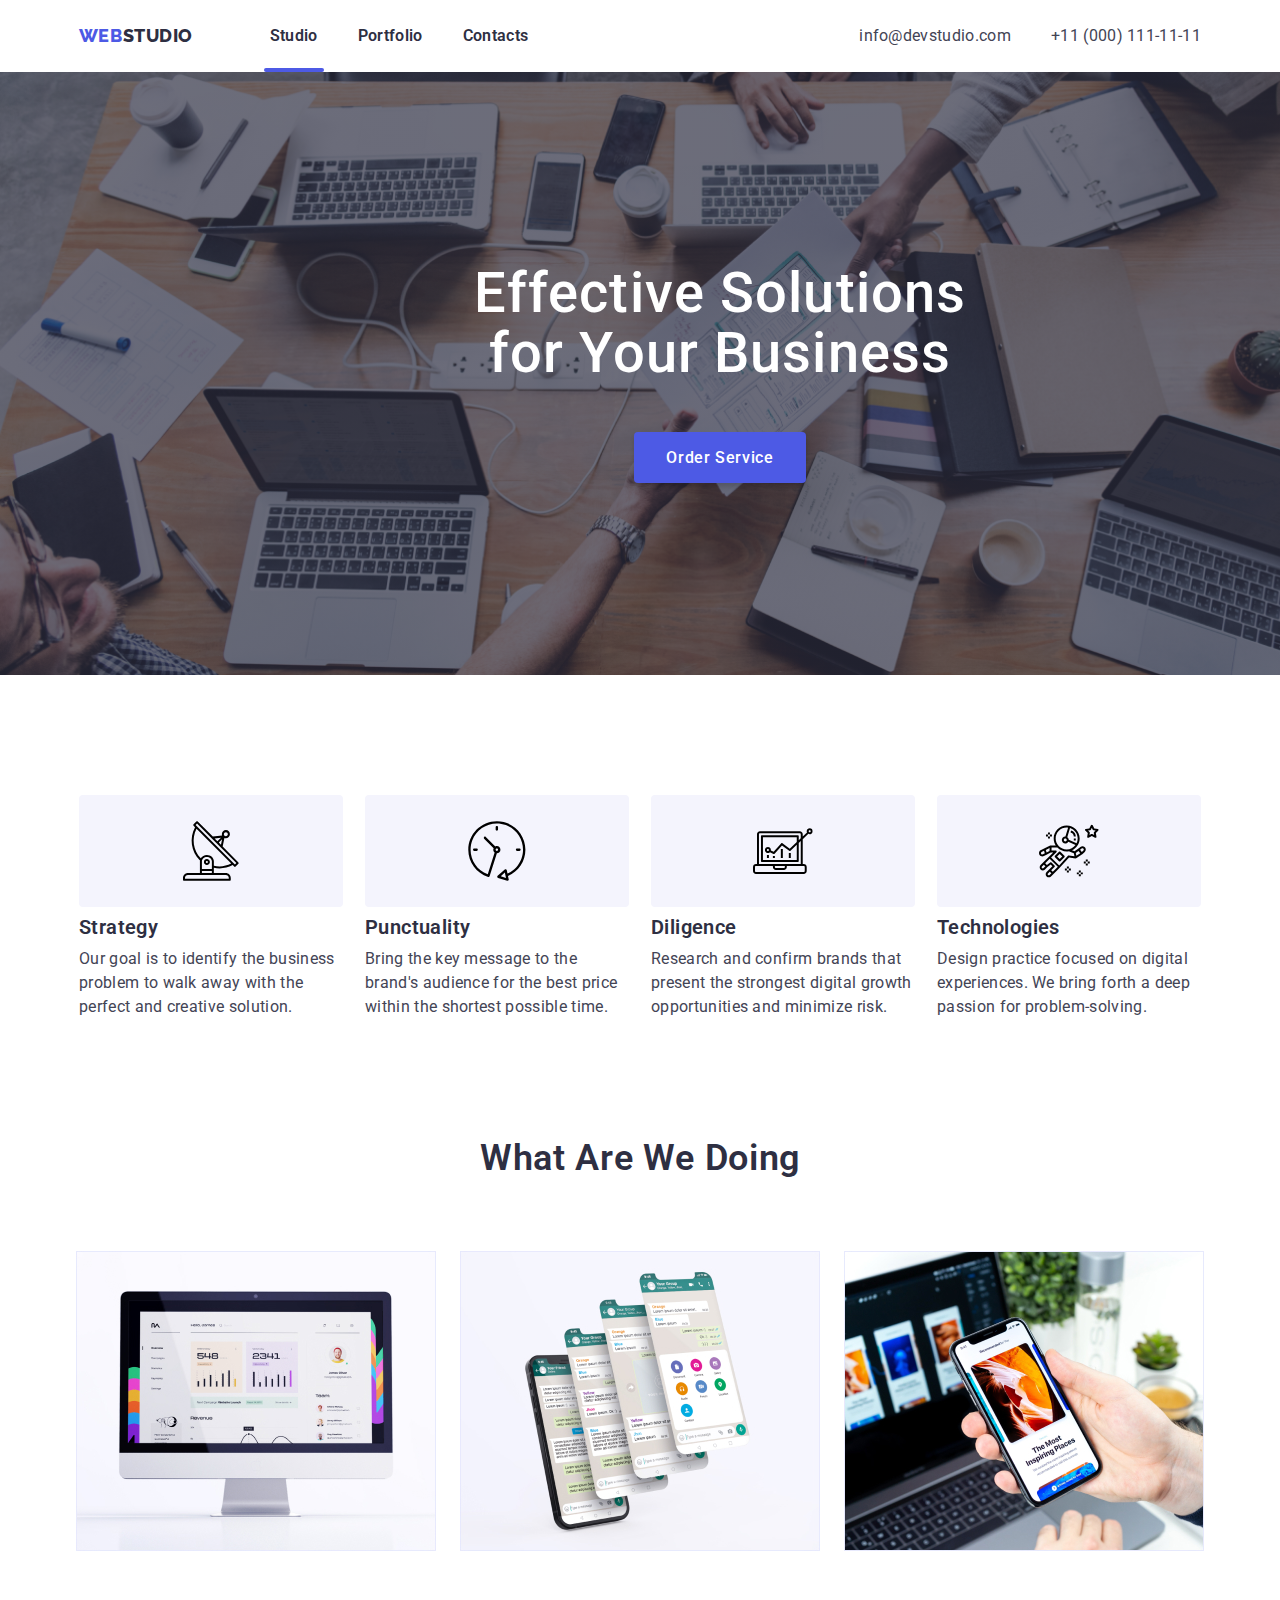
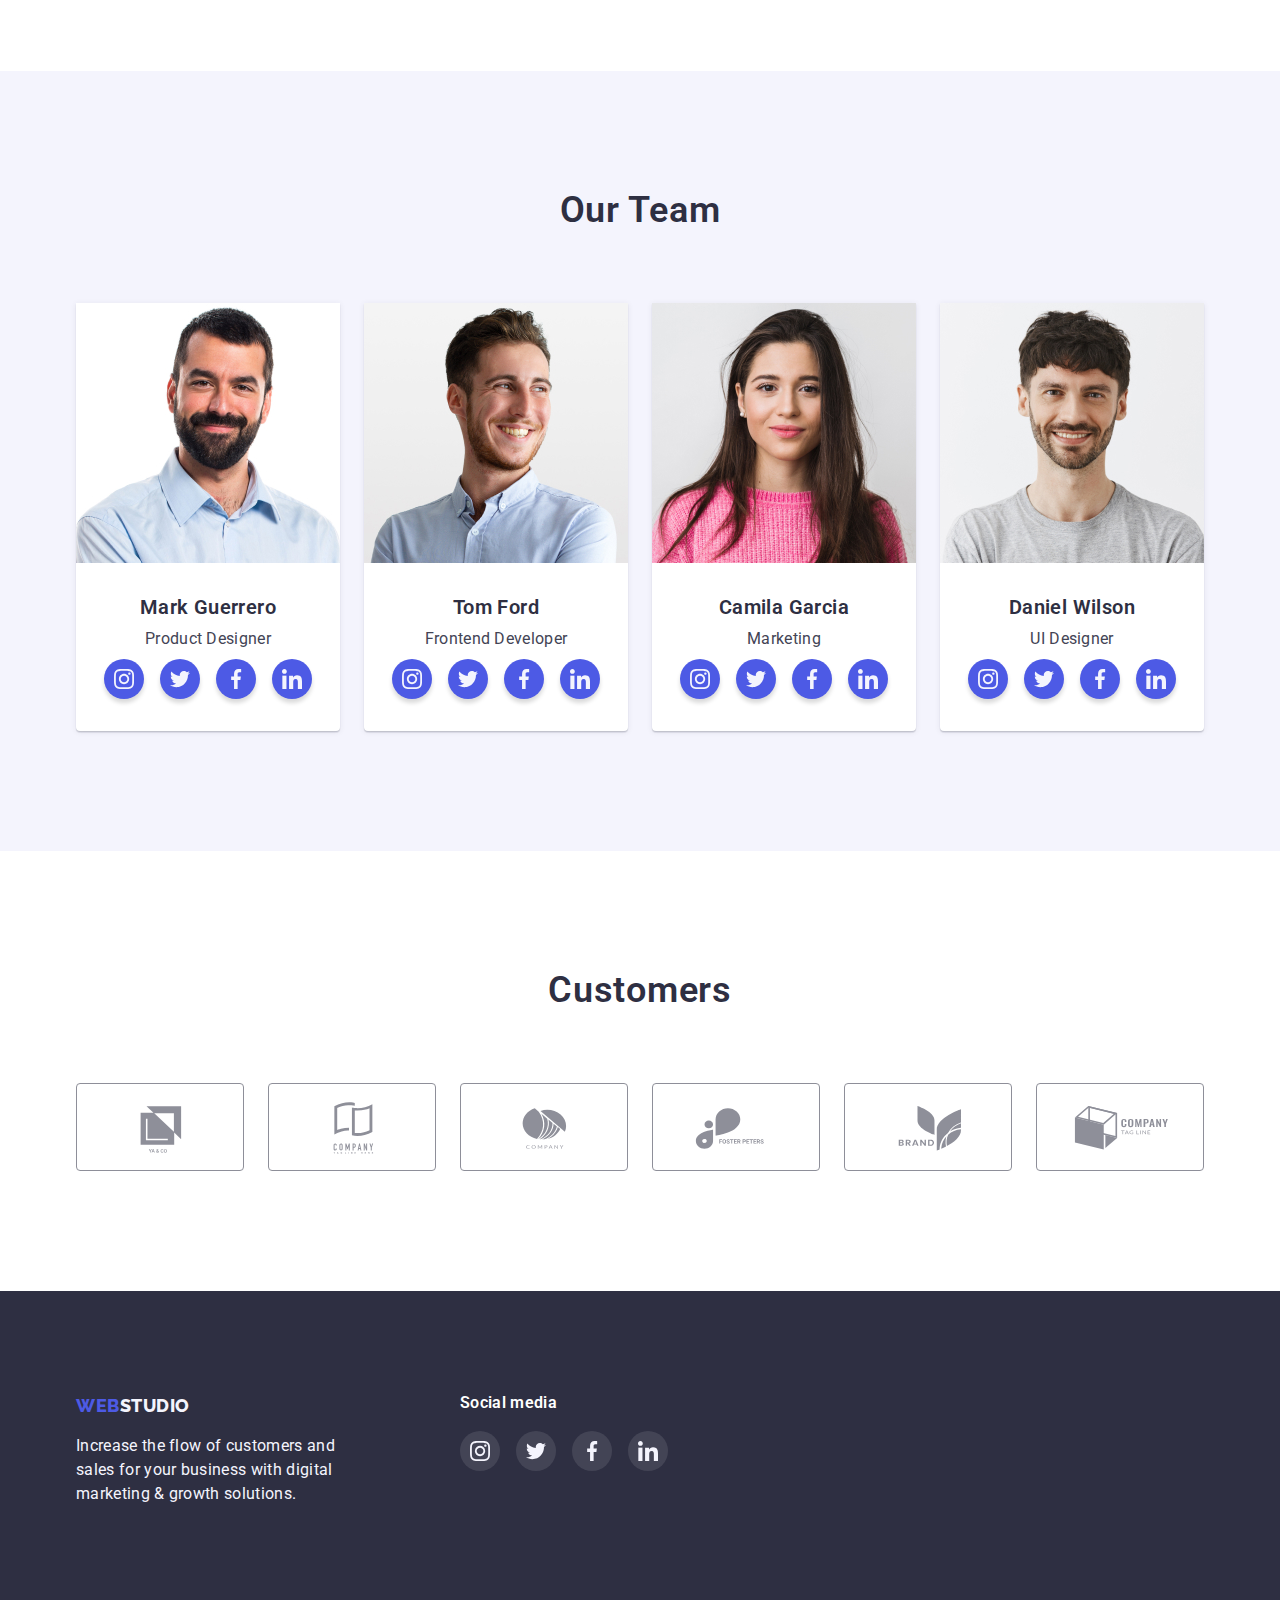
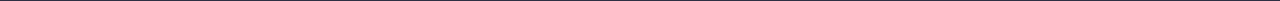
<file: index.html>
<!DOCTYPE html>
<html lang="en">
<head>
    <meta charset="UTF-8">
    <meta http-equiv="X-UA-Compatible" content="IE=edge">
    <meta name="viewport" content="width=device-width, initial-scale=1.0">
    <title>Document</title>
    <link rel="stylesheet" href="https://cdn.jsdelivr.net/npm/modern-normalize@1.1.0/modern-normalize.min.css">
    <link rel="stylesheet" href="./css/styles.css">
    <link rel="preconnect" href="https://fonts.googleapis.com">
    <link rel="preconnect" href="https://fonts.gstatic.com" crossorigin>
    <link href="https://fonts.googleapis.com/css2?family=Montserrat:wght@400;700&family=Raleway:wght@700&family=Roboto:wght@400;500;700;900&display=swap" rel="stylesheet">

</head>
<body>
    <!-- -------------------- HEADER -------------------- -->
    <header class="top-line-bg">        
        <div class="container page-header">
            <nav class="navigation">
                <!-- -------------------- LOGO WEBSTUDIO -------------------- -->
                <div class="logo">
                    <a class="link logo-link" 
                href="./index.html">
                    <span class="logo-web">WEB</span>STUDIO</a>
                </div>
                <!-- -------------------- NAVIGATION -------------------- -->
                <ul class="menu-nav list">
                    <li class="menu-item">
                        <a class="studio-menu-link link" 
                        href="./index.html">  Studio  </a>
                    </li>
                    <li class="menu-item">
                        <a class="menu-link link" 
                        href="./portfolio.html">Portfolio</a>
                    </li>
                    <li class="menu-item">
                        <a class="menu-link link" 
                        href="">Contacts</a>
                    </li>
                </ul>
            </nav>
            <!-- -------------------- CONTACTS -------------------- -->
            <a class="contact-mail-address link" 
                href="mailto:info@devstudio.com">
                    info@devstudio.com</a>

            <a class="contact-phone-number link" 
                href="tel:+110001111111">
                   +11 (000) 111-11-11</a>
        </div>  
    </header>
    <!-- ==================== / HEADER ==================== -->

    <!-- -------------------- MAIN -------------------- -->
    <main>
        <!-- -------------------- I SECTION - HERO -------------------- -->
        <section class="section-hiro">
            <div class="container hiro-fon hiro-section">
                <h1 class="main-title title-h1">Effective Solutions <br /> for Your Business</h1>
                <button data-modal-open class="modal-btn" type="button">Order Service</button>
            </div>
        </section>
        <!-- ==================== / I SECTION - HERO ==================== -->

        <!-- -------------------- II SECTION - BENEFITS -------------------- -->
        <section class="section">
            <div class="container section-ll">
                <ul class="cont-sec-2">
                    
                    <li class="list sec-2-style">
                        <a href="" class="ll-section-link">
                            <svg class="ll-section-icon" width="59.72" height="64">
                                <use href="./imades/sprite.svg#icon-antenna"></use>
                            </svg>
                        </a>
                        <h3 class="section-title-text">Strategy</h3>
                        <p class="section-description">Our goal is to identify the business
                        problem to walk away with the perfect and creative solution. </p>
                    </li>
                    <li class="list sec-2-style">
                        <a href="" class="ll-section-link">
                            <svg class="ll-section-icon" width="59.72" height="64">
                                <use href="./imades/sprite.svg#icon-clock"></use>
                            </svg>
                        </a>
                        <h3 class="section-title-text">Punctuality</h3>
                        <p class="section-description">Bring the key message to the brand's audience for the best price within the shortest possible time.</p>
                    </li>
                    <li class="list sec-2-style"><a href="" class="ll-section-link">
                            <svg class="ll-section-icon" width="59.72" height="64">
                                <use href="./imades/sprite.svg#icon-diagram"></use>
                            </svg>
                        </a>
                        <h3 class="section-title-text">Diligence</h3>
                        <p class="section-description">Research and confirm brands that present the strongest digital growth opportunities and minimize risk.</p>
                    </li>
                    <li class="list sec-2-style"><a href="" class="ll-section-link">
                            <svg class="ll-section-icon" width="59.72" height="64">
                                <use href="./imades/sprite.svg#icon-astronaut"></use>
                            </svg>
                        </a>
                        <h3 class="section-title-text">Technologies</h3>
                        <p class="section-description">Design practice focused on digital experiences. We bring forth a deep passion for problem-solving.</p>
                    </li>
                </ul>
            </div>
        </section>
        <!-- ==================== / II SECTION - BENEFITS ==================== -->

        <!-- -------------------- III SECTION - What are we doing -------------------- -->
        <section class="section lll">
            <div class="container lll-section">
                <h2 class="title-text lll-sec-title">What are we doing</h2>
                <ul class="lll-sec-list">
                    <li class="list lll-sec-photo">
                        <a class="lll-section-link" 
                        href="">
                            <img class="lll-section-img" 
                            src="./imades/What-are-we-doing/computer.jpg" 
                            alt="computer">
                        </a>
                    </li>
                    <li class="list lll-sec-photo">
                        <a class="lll-section-link" 
                        href="">
                            <img class="lll-section-img" 
                            src="./imades/What-are-we-doing/smartphone.jpg" 
                            alt="smartphone">
                        </a>
                    </li>
                    <li class="list lll-sec-photo">
                        <a class="lll-section-link" 
                        href="">
                            <img class="lll-section-img" 
                            src="./imades/What-are-we-doing/computer-end-smartphone.jpg" 
                            alt="computer and smartphone">
                        </a>
                    </li>
                </ul>
            </div>
        </section>
        <!-- ==================== / III SECTION - What are we doing ==================== -->

        <!-- -------------------- IV SECTION - Our Team -------------------- -->
        <section class="section team-fon">
            <div class="container lv-section">
                <h2 class="title-text">Our Team</h2>
                <ul class="lv-sec-list">
                    <li class="list">
                        <div class="team-card">
                            <img class="lv-sec-photo"
                            src="./imades/our-team/markguerrero.jpg" 
                            alt="Mark Guerrero photo" >
                            <div class="team-card-content">
                                <h3 class="section-title-text">Mark Guerrero</h3>
                                <p class="section-description">Product Designer</p>
                                <div>
                                    <ul class="social-list list">
                                        <li class="social-list-item">
                                            <a href="" class="social-list-link">
                                                <svg class="social-list-icon" width="20" height="20">
                                                    <use href="./imades/sprite.svg#icon-instagram"></use>
                                                </svg>
                                            </a>
                                        </li>
                                        <li class="social-list-item">
                                            <a href="" class="social-list-link">
                                                <svg class="social-list-icon" width="20" height="20">
                                                    <use href="./imades/sprite.svg#icon-twitter"></use>
                                                </svg>
                                            </a>
                                        </li>
                                        <li class="social-list-item">
                                            <a href="" class="social-list-link">
                                                <svg class="social-list-icon" width="20" height="20">
                                                    <use href="./imades/sprite.svg#icon-facebook"></use>
                                                </svg>
                                            </a>
                                        </li>
                                        <li class="social-list-item">
                                            <a href="" class="social-list-link">
                                                <svg class="social-list-icon" width="20" height="20">
                                                    <use href="./imades/sprite.svg#icon-linkedin"></use>
                                                </svg>
                                            </a>
                                        </li>
                                    </ul>
                                </div>
                            </div>
                        </div>    
                    </li>
                    <li class="list">
                        <div class="team-card">
                            <img class="lv-sec-photo"
                            src="./imades/our-team/tomford.jpg" 
                            alt="Tom Ford photo">
                            <div class="team-card-content">
                                <h3 class="section-title-text">Tom Ford</h3>
                                <p class="section-description">Frontend Developer</p>
                                <div>
                                    <ul class="social-list list">
                                        <li class="social-list-item">
                                            <a href="" class="social-list-link">
                                                <svg class="social-list-icon" width="20" height="20">
                                                    <use href="./imades/sprite.svg#icon-instagram"></use>
                                                </svg>
                                            </a>
                                        </li>
                                        <li class="social-list-item">
                                            <a href="" class="social-list-link">
                                                <svg class="social-list-icon" width="20" height="20">
                                                    <use href="./imades/sprite.svg#icon-twitter"></use>
                                                </svg>
                                            </a>
                                        </li>
                                        <li class="social-list-item">
                                            <a href="" class="social-list-link">
                                                <svg class="social-list-icon" width="20" height="20">
                                                    <use href="./imades/sprite.svg#icon-facebook"></use>
                                                </svg>
                                            </a>
                                        </li>
                                        <li class="social-list-item">
                                            <a href="" class="social-list-link">
                                                <svg class="social-list-icon" width="20" height="20">
                                                    <use href="./imades/sprite.svg#icon-linkedin"></use>
                                                </svg>
                                            </a>
                                        </li>
                                    </ul>
                                </div>
                            </div>
                            
                        </div>
                    </li>
                    <li class="list">
                        <div class="team-card">
                            <img class="lv-sec-photo" 
                            src="./imades/our-team/camilagarcia.jpg" 
                            alt="Camila Garcia photo">
                            <div class="team-card-content">
                                <h3 class="section-title-text">Camila Garcia</h3>
                                <p class="section-description">Marketing</p>
                                <div>
                                    <ul class="social-list list">
                                        <li class="social-list-item">
                                            <a href="" class="social-list-link">
                                                <svg class="social-list-icon" width="20" height="20">
                                                    <use href="./imades/sprite.svg#icon-instagram"></use>
                                                </svg>
                                            </a>
                                        </li>
                                        <li class="social-list-item">
                                            <a href="" class="social-list-link">
                                                <svg class="social-list-icon" width="20" height="20">
                                                    <use href="./imades/sprite.svg#icon-twitter"></use>
                                                </svg>
                                            </a>
                                        </li>
                                        <li class="social-list-item">
                                            <a href="" class="social-list-link">
                                                <svg class="social-list-icon" width="20" height="20">
                                                    <use href="./imades/sprite.svg#icon-facebook"></use>
                                                </svg>
                                            </a>
                                        </li>
                                        <li class="social-list-item">
                                            <a href="" class="social-list-link">
                                                <svg class="social-list-icon" width="20" height="20">
                                                    <use href="./imades/sprite.svg#icon-linkedin"></use>
                                                </svg>
                                            </a>
                                        </li>
                                    </ul>
                                </div>
                            </div>
                            
                        </div>
                    </li>
                    <li class="list">
                        <div class="team-card">
                            <img class="lv-sec-photo"
                            src="./imades/our-team/danielwilson.jpg" 
                            alt="Daniel Wilson photo" >
                            <div class="team-card-content">
                                <h3 class="section-title-text">Daniel Wilson</h3>
                                <p class="section-description">UI Designer</p>
                                <div>
                                    <ul class="social-list list">
                                        <li class="social-list-item">
                                            <a href="" class="social-list-link">
                                                <svg class="social-list-icon" width="20" height="20">
                                                    <use href="./imades/sprite.svg#icon-instagram"></use>
                                                </svg>
                                            </a>
                                        </li>
                                        <li class="social-list-item">
                                            <a href="" class="social-list-link">
                                                <svg class="social-list-icon" width="20" height="20">
                                                    <use href="./imades/sprite.svg#icon-twitter"></use>
                                                </svg>
                                            </a>
                                        </li>
                                        <li class="social-list-item">
                                            <a href="" class="social-list-link">
                                                <svg class="social-list-icon" width="20" height="20">
                                                    <use href="./imades/sprite.svg#icon-facebook"></use>
                                                </svg>
                                            </a>
                                        </li>
                                        <li class="social-list-item">
                                            <a href="" class="social-list-link">
                                                <svg class="social-list-icon" width="20" height="20">
                                                    <use href="./imades/sprite.svg#icon-linkedin"></use>
                                                </svg>
                                            </a>
                                        </li>
                                    </ul>
                                </div>
                            </div>
                            
                        </div>
                    </li>
                </ul>
            </div>
        </section>
        <!-- ==================== / IV SECTION - Our Team ==================== -->
        <section class="section">
            <div class="container v-section">
                <h2 class="title-text -sec-title">Customers
                </h2>
                <ul class="customers-list list">
                    <li class="customers-list-item">
                        <a href="" class="customers-list-link customers-list-ikon">
                            <svg class="" width="104" height="56">
                                <use href="./imades/sprite.svg#icon-Logo-1"></use>
                            </svg>
                        </a>
                    </li>
                    <li class="customers-list-item">
                        <a href="" class="customers-list-link customers-list-ikon">
                            <svg class="" width="104" height="56">
                                <use href="./imades/sprite.svg#icon-Logo-2"></use>
                            </svg>
                        </a>
                    </li>
                    <li class="customers-list-item">
                        <a href="" class="customers-list-link customers-list-ikon">
                            <svg class=""
                            width="104" height="56">
                                <use href="./imades/sprite.svg#icon-Logo-3"></use>
                            </svg>
                        </a>
                    </li>
                    <li class="customers-list-item">
                        <a href="" class="customers-list-link customers-list-ikon">
                            <svg class=""
                            width="104" height="56">
                                <use href="./imades/sprite.svg#icon-Logo-4"></use>
                            </svg>
                        </a>
                    </li>
                    <li class="customers-list-item">
                        <a href="" class="customers-list-link customers-list-ikon">
                            <svg class=""
                            width="104" height="56">
                                <use href="./imades/sprite.svg#icon-Logo-5"></use>
                            </svg>
                        </a>
                    </li>
                    <li class="customers-list-item">
                        <a href="" class="customers-list-link customers-list-ikon">
                            <svg class=""
                            width="104" height="56">
                                <use href="./imades/sprite.svg#icon-Logo-6"></use>
                            </svg>
                        </a>
                    </li>
                </ul>
            </div>
        </section>
    </main>
    <!-- ==================== / MAIN ==================== -->

    <!-- -------------------- FOOTER -------------------- -->
    <footer class="footer-fon">
        <div class=" container footer-section">
            <div class="footer-info">
                <div class="logo logo-footer">
                    <a class="link logo-link-footer" 
                    href="./index.html">
                    <span class="logo-web">WEB</span>STUDIO</a>
                </div>
                <p class="section-description-footer">Increase the flow of customers and sales for your business with digital marketing & growth solutions.</p>
            </div>
            <div class="footer-social-contact">
                <h3 class="footer-title-text">Social media</h3>
                <ul class="social-list list">
                    <li class="social-list-item">
                        <a href="" class="footer-social-list-link">
                            <svg class="social-list-icon" width="20" height="20">
                                <use href="./imades/sprite.svg#icon-instagram"></use>
                            </svg>
                        </a>
                    </li>
                    <li class="social-list-item">
                        <a href="" class="footer-social-list-link">
                            <svg class="social-list-icon" width="20" height="20">
                                <use href="./imades/sprite.svg#icon-twitter"></use>
                            </svg>
                        </a>
                    </li>
                    <li class="social-list-item">
                        <a href="" class="footer-social-list-link">
                            <svg class="social-list-icon" width="20" height="20">
                                <use href="./imades/sprite.svg#icon-facebook"></use>
                            </svg>
                        </a>
                    </li>
                    <li class="social-list-item">
                        <a href="" class="footer-social-list-link">
                            <svg class="social-list-icon" width="20" height="20">
                                <use href="./imades/sprite.svg#icon-linkedin"></use>
                            </svg>
                        </a>
                    </li>
                </ul>
            </div>
        
            <!-- <address>
                
            </address> -->
        </div>
    </footer>
    <!-- ==================== / FOOTER ==================== -->

    <!-- -------------------- MODAL WINDOW -------------------- -->
    <div class="backdrop is-hidden" data-modal>
        <div class="modal">
            <button data-modal-close type="button" class="modal-close-btn">
                <svg class="modal-close-btn-ikon" width="16" height="16">
                    <use href="./imades/sprite.svg#icon-close-modal"></use>
                </svg>
            </button>
        </div>
    </div>

    <script src="./js/modal.js"></script>
</body>
</html>
</file>
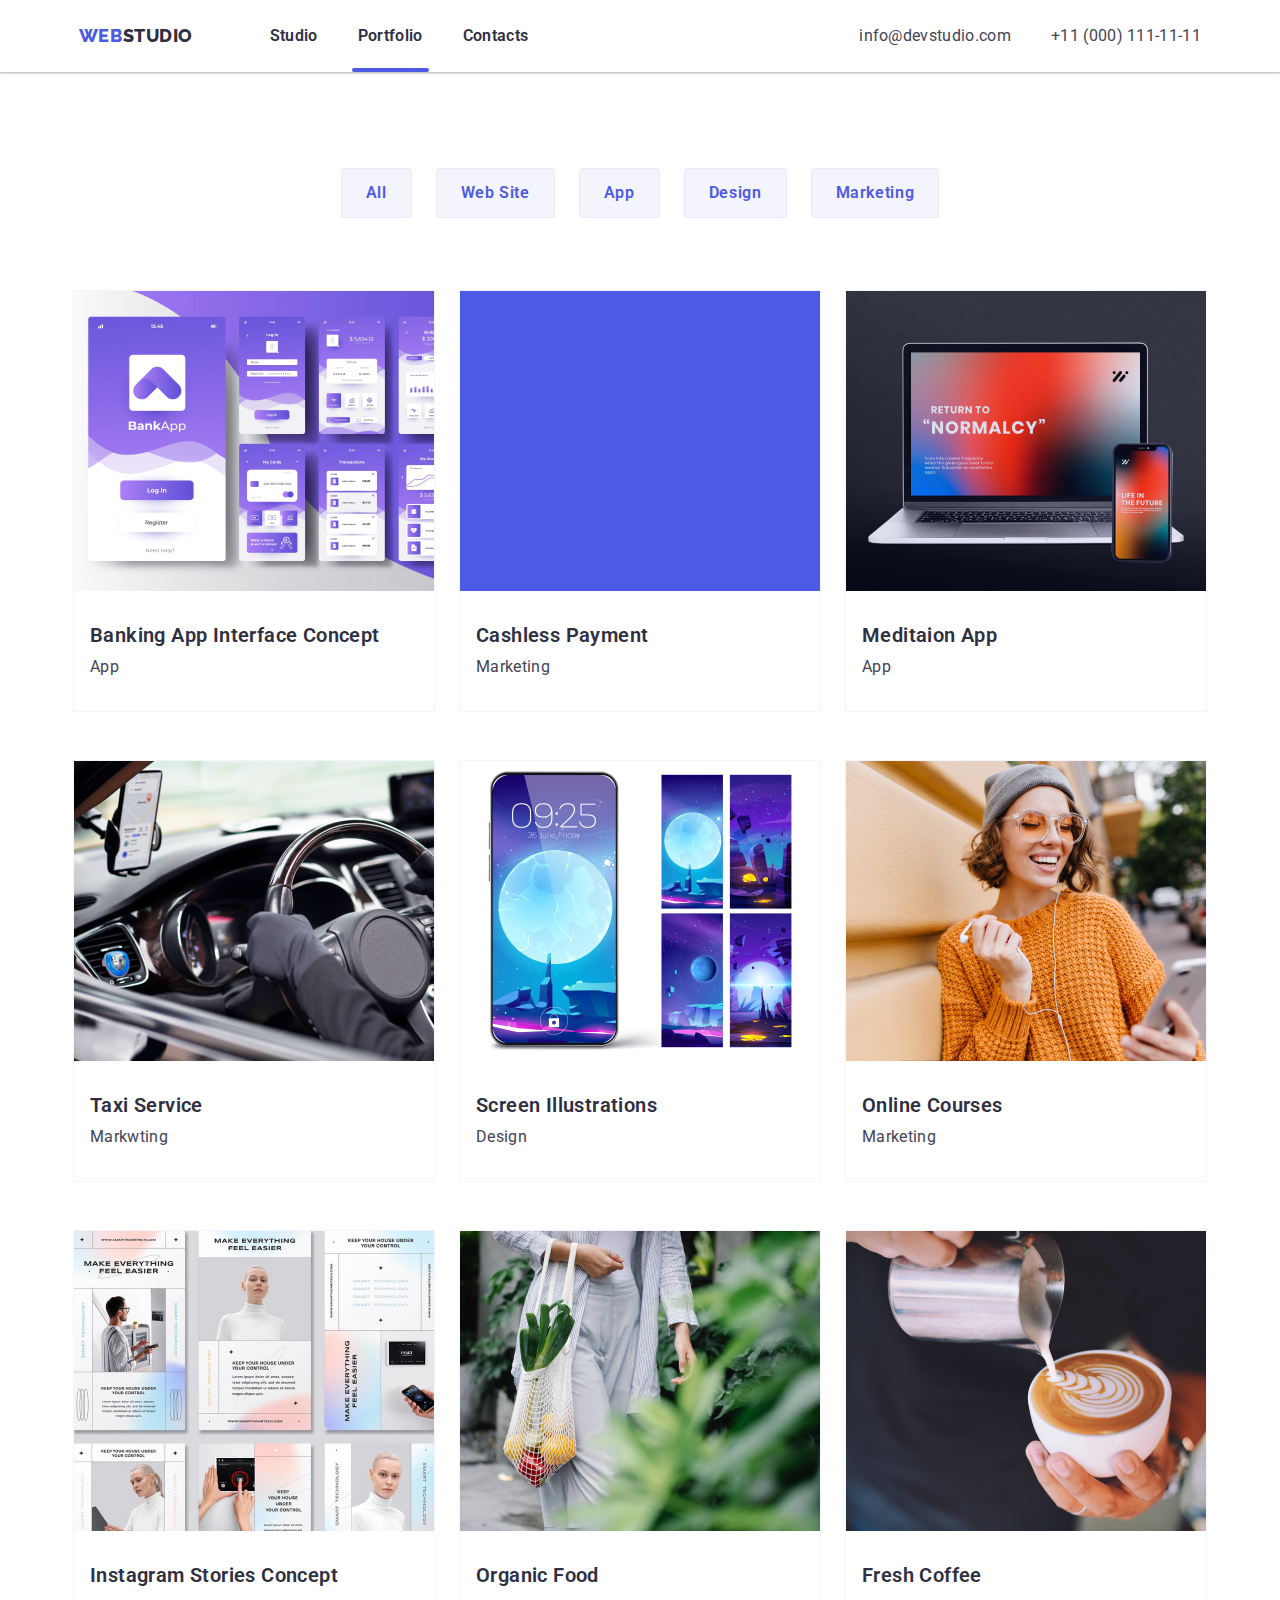
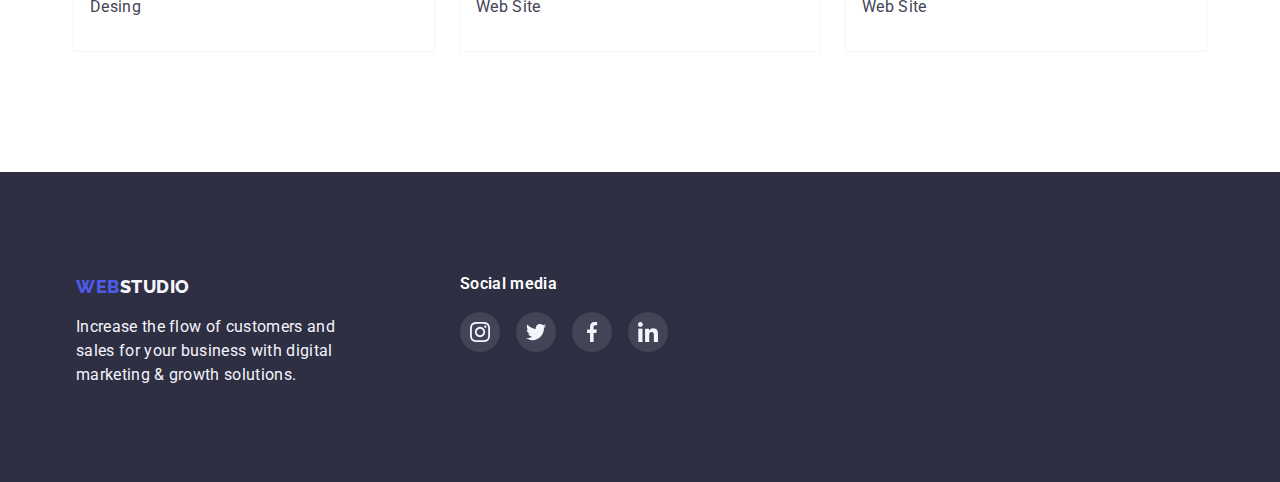
<file: portfolio.html>
<!DOCTYPE html>
<html lang="en">
<head>
    <meta charset="UTF-8">
    <meta http-equiv="X-UA-Compatible" content="IE=edge">
    <meta name="viewport" content="width=device-width, initial-scale=1.0">
    <title>Document</title>
    <link rel="stylesheet" href="./css/styles.css">
    <link rel="preconnect" href="https://fonts.googleapis.com">
    <link rel="preconnect" href="https://fonts.gstatic.com" crossorigin>
    <link href="https://fonts.googleapis.com/css2?family=Montserrat:wght@400;700&family=Raleway:wght@700&family=Roboto:wght@400;500;700;900&display=swap" rel="stylesheet">

</head>
<body>
    <!-- -------------------- HEADER -------------------- -->
    <header class="top-line-bg">        
        <div class="container page-header">
            <nav class="navigation">
                <!-- -------------------- LOGO WEBSTUDIO -------------------- -->
                <div class="logo">
                    <a class="link logo-link" 
                href="./index.html">
                    <span class="logo-web">WEB</span>STUDIO</a>
                </div>
                <!-- -------------------- NAVIGATION -------------------- -->
                <ul class="menu-nav list">
                    <li class="menu-item">
                        <a class="menu-link link" 
                        href="./index.html">Studio</a>
                    </li>
                    <li class="menu-item portfolio-menu-item">
                        <a class=" link portfolio-menu-link" 
                        href="./portfolio.html">Portfolio</a>
                    </li>
                    <li class="menu-item">
                        <a class="menu-link link" 
                        href="">Contacts</a>
                    </li>
                </ul>
            </nav>
            <!-- -------------------- CONTACTS -------------------- -->
            <a class="contact-mail-address link" 
                href="mailto:info@devstudio.com">
                    info@devstudio.com</a>

            <a class="contact-phone-number link" 
                href="tel:+110001111111">
                   +11 (000) 111-11-11</a>
        </div>  
    </header>
    <!-- ==================== / HEADER ==================== -->

    <!-- -------------------- MAIN -------------------- -->
    <main>
        <!-- -------------------- PORTFOLIO -------------------- -->
        <section class="section-portfolio">
            <div class="container portfolio">
                <!-- -------------------- FILTERS LIST -------------------- -->
                <ul class="list portfolio-filters-list">
                    <li class="filtr-btn">
                        <button class="filters-button filters-btn" 
                        type="button">All</button>
                    </li>
                    <li class="filtr-btn">
                        <button class="filters-button filters-btn" 
                        type="button">Web Site</button>
                    </li>
                    <li class="filtr-btn">
                        <button class="filters-button filters-btn" 
                        type="button">App</button>
                    </li>
                    <li class="filtr-btn">
                        <button class="filters-button filters-btn" 
                        type="button">Design</button>
                    </li>
                    <li class="filtr-btn">
                        <button class="filters-button filters-btn" 
                        type="button">Marketing</button>
                    </li>
                </ul>
                <!-- ==================== / FILTERS LIST ==================== -->

                <!-- -------------------- PROJECT CARDS LIST -------------------- -->
                <ul class="list project-card-list">
                            <!-- ROW-1 -->
                    <li>
                        <ul class="list rows">
                             <li>
                                <div class="project-card">
                                    <a class="link portfolio-list-link-wrapper" 
                                        href="">
                                        <div class="portfolio-list-img-wrapper">
                                            <img class="img-portfolio" 
                                            src="./imades/row-1/bankapp.jpg"
                                            alt="BankApp">
                                            <p class="overlay">14 Stylish and User-Friendly App Design Concepts · Task Manager App · Calorie Tracker App · Exotic Fruit Ecommerce App · Cloud Storage App</p>
                                        </div>
                                    </a>
                                    <div class="card-content"> <!--Card Content-->
                                        <h3 class="section-title-text">Banking App Interface Concept</h3>
                                        <p class="section-description">App</p> 
                                    </div>
                                </div>
                            </li>
                            <li class="portfolio-list-item">
                                <div class="project-card">
                                    <a class="link portfolio-list-link-wrapper" 
                                        href="">
                                        <div class="portfolio-list-img-wrapper">
                                            <img class="img-portfolio"
                                            src="./imades/row-1/cashless-payment.jpg" 
                                            alt="blue background">
                                            <p class="overlay">14 Stylish and User-Friendly App Design Concepts · Task Manager App · Calorie Tracker App · Exotic Fruit Ecommerce App · Cloud Storage App</p>
                                        </div>
                                        <div class="card-content"> <!--Card Content-->
                                            <h3 class="section-title-text">Cashless Payment</h3>
                                            <p class="section-description">Marketing</p> 
                                        </div>
                                    </a>
                                </div>
                            </li>
                            <li>
                                <div class="project-card">
                                    <a class="link portfolio-list-link-wrapper" 
                                        href="">
                                        <div class="portfolio-list-img-wrapper">
                                            <img class="img-portfolio" 
                                                src="./imades/row-1/meditation-app.jpg" 
                                                alt="Meditaion App">
                                            <p class="overlay">14 Stylish and User-Friendly App Design Concepts · Task Manager App · Calorie Tracker App · Exotic Fruit Ecommerce App · Cloud Storage App</p>
                                        </div>
                                    </a>
                                    <div class="card-content">
                                        <h3 class="section-title-text">Meditaion App</h3>
                                        <p class="section-description">App</p> 
                                    </div>
                                </div>
                            </li>
                        </ul>
                    </li>
            <!-- ROW-2 -->
                    <li>
                        <ul class="list rows">
                            <li>
                                <div class="project-card">
                                    <a class="link portfolio-list-link-wrapper" 
                                        href="">
                                        <div class="portfolio-list-img-wrapper">
                                            <img class="img-portfolio" 
                                            src="./imades/row-2/taxi-service.jpg"
                                            alt="BankApp">
                                            <p class="overlay">14 Stylish and User-Friendly App Design Concepts · Task Manager App · Calorie Tracker App · Exotic Fruit Ecommerce App · Cloud Storage App</p>
                                        </div>
                                    </a>
                                    <div class="card-content"> <!---->
                                        <h3 class="section-title-text">Taxi Service</h3>
                                        <p class="section-description">Markwting</p> 
                                    </div>
                                </div>
                            </li>
                            <li>
                                <div class="project-card">
                                    <a class="link portfolio-list-link-wrapper" 
                                        href="">
                                        <div class="portfolio-list-img-wrapper">
                                            <img class="img-portfolio"
                                            src="./imades/row-2/screen-illustrations.jpg"
                                            alt="Screen Illustrations">
                                            <p class="overlay">14 Stylish and User-Friendly App Design Concepts · Task Manager App · Calorie Tracker App · Exotic Fruit Ecommerce App · Cloud Storage App</p>
                                        </div>
                                    </a>
                                    <div class="card-content"> 
                                        <h3 class="section-title-text">Screen Illustrations</h3>
                                        <p class="section-description">Design</p> 
                                    </div>
                                </div>
                            </li>
                            <li> <!--Online Courses - Онлайн курси-->
                                <div class="project-card">
                                    <a class="link portfolio-list-link-wrapper" 
                                        href="">
                                        <div class="portfolio-list-img-wrapper">
                                            <img class="img-portfolio"
                                            src="./imades/row-2/onlin-courses.jpg" 
                                            alt="the girl is talking on the phone" >
                                            <p class="overlay">14 Stylish and User-Friendly App Design Concepts · Task Manager App · Calorie Tracker App · Exotic Fruit Ecommerce App · Cloud Storage App</p>
                                        </div>
                                    </a>
                                    <div class="card-content"> <!---->
                                        <h3 class="section-title-text">Online Courses</h3>
                                        <p class="section-description">Marketing</p> 
                                    </div>
                                </div>     
                            </li>
                        </ul>
                    </li>
            <!-- ROW-3 -->
                    <li>
                        <ul class="list rows">
                            <li>
                                <div class="project-card">
                                    <a class="link portfolio-list-link-wrapper" 
                                        href="">
                                        <div class="portfolio-list-img-wrapper">
                                            <img class="img-portfolio" 
                                            src="./imades/row-3/instagram-stories-concept.jpg"
                                            alt="Instagram Stories Concept">
                                            <p class="overlay">14 Stylish and User-Friendly App Design Concepts · Task Manager App · Calorie Tracker App · Exotic Fruit Ecommerce App · Cloud Storage App</p>
                                        </div>
                                    </a>
                                    <div class="card-content">
                                        <h3 class="section-title-text">Instagram Stories Concept</h3>
                                        <p class="section-description">Desing</p> 
                                    </div>
                                </div>
                            </li>
                            <li>
                                <div class="project-card">
                                    <a class="link portfolio-list-link-wrapper" 
                                        href="">
                                        <div class="portfolio-list-img-wrapper">
                                            <img class="img-portfolio"
                                            src="./imades/row-3/organic-food.jpg" 
                                            alt="the girl carries food">
                                            <p class="overlay">14 Stylish and User-Friendly App Design Concepts · Task Manager App · Calorie Tracker App · Exotic Fruit Ecommerce App · Cloud Storage App</p>
                                        </div>
                                    </a>
                                    <div class="card-content">
                                        <h3 class="section-title-text">Organic Food</h3>
                                        <p class="section-description">Web Site</p> 
                                    </div>
                                </div>
                            </li>
                            <li>
                                <div class="project-card">
                                    <a class="link portfolio-list-link-wrapper" 
                                        href="">
                                        <div class="portfolio-list-img-wrapper">
                                            <img class="img-portfolio"
                                            src="./imades/row-3/fresh-coffee.jpg" 
                                            alt="the man makes coffee">
                                            <p class="overlay">14 Stylish and User-Friendly App Design Concepts · Task Manager App · Calorie Tracker App · Exotic Fruit Ecommerce App · Cloud Storage App</p>
                                        </div>
                                    </a>
                                    <div class="card-content">
                                        <h3 class="section-title-text">Fresh Coffee</h3>
                                        <p class="section-description">Web Site</p> 
                                    </div>
                                </div>
                            </li>
                        </ul>
                    </li>
                </ul>
                <!-- ==================== / PROJECT CARDS LIST ==================== -->
            </div>  
        </section>
        <!-- ==================== / PORTFOLIO ==================== -->
    </main>
    <!-- ==================== / MAIN ==================== -->

    <!-- -------------------- FOOTER PORTFOLIO -------------------- -->
    <footer class="footer-fon">
        <div class="container footer-section">
            <div class="footer-info">
                <div class="logo logo-footer">
                    <a class="link logo-link-footer" 
                    href="./index.html">
                    <span class="logo-web">WEB</span>STUDIO</a>
                </div>
                <p class="section-description-footer">Increase the flow of customers and sales for your business with digital marketing & growth solutions.</p>
            </div>
            <div class="footer-social-contact">
                <h3 class="footer-title-text">Social media</h3>
                <ul class="social-list list">
                    <li class="social-list-item">
                        <a href="" class="footer-social-list-link">
                            <svg class="social-list-icon" width="20" height="20">
                                <use href="./imades/sprite.svg#icon-instagram"></use>
                            </svg>
                        </a>
                    </li>
                    <li class="social-list-item">
                        <a href="" class="footer-social-list-link">
                            <svg class="social-list-icon" width="20" height="20">
                                <use href="./imades/sprite.svg#icon-twitter"></use>
                            </svg>
                        </a>
                    </li>
                    <li class="social-list-item">
                        <a href="" class="footer-social-list-link">
                            <svg class="social-list-icon" width="20" height="20">
                                <use href="./imades/sprite.svg#icon-facebook"></use>
                            </svg>
                        </a>
                    </li>
                    <li class="social-list-item">
                        <a href="" class="footer-social-list-link">
                            <svg class="social-list-icon" width="20" height="20">
                                <use href="./imades/sprite.svg#icon-linkedin"></use>
                            </svg>
                        </a>
                    </li>
                </ul>
            </div>
        
            <!-- <address>
                
            </address> -->
        </div>
        
    </footer>
    <!-- ==================== / FOOTER PORTFOLIO ==================== -->
</body>
</html>
</file>
<file: css/styles.css>
/* -------------------- COMPONENTS -------------------- */
:root{
    --iris-primary-brand: #4D5AE5;
    --navi-blue-dark: #2E2F42;
    --green-success: #31D0AA;
    --slate-text: #434455;
    --light-slate: #8E8F99;
    --cornflower: #E7E9FC;
    --cloud: #F4F4FD;
    --transition-duration-and-func: 250ms cubic-bezier(0.4, 0, 0.2, 1);
    /* czas dla perehodu */
    --transition-duration: 250ms;
    /* zmina background-color */
    --transition-durat-prop-func: 250ms background-color cubic-bezier(0.4, 0, 0.2, 1) ;
    --transition-function: cubic-bezier(0.4, 0, 0.2, 1);
}
* {
    padding: 0;
    margin: 0;
    border: 0;
    box-sizing: border-box;
}
::after{
    box-sizing: content-box;
}
address {
    font-style: normal;
}
button {
    cursor: pointer;
}
body {
    font-family: 'Roboto', sans-serif;
    font-weight: 400;
    font-size: 16px;
    color: var(--slate-text);


    margin-left: auto;
    margin-right: auto;
}
img {
    display: block;
}
ul, 
ol {
    margin-top: 0;
    margin-bottom: 0;
    padding-left: 0;
}
h1, 
h2, 
h3, 
h4, 
h5, 
h6 {
    margin-top: 0;
    margin-bottom: 0;
}
/* p {
    display: inline;
} */
.list {
    list-style: none;
}
.link {
    text-decoration: none;
}
.title-text {
    font-family: 'Roboto', sans-serif;
    font-weight: 600;
    font-size: 36px;
    line-height: 1.11;
    text-align: center;
    letter-spacing: 0.02em;
    text-transform: capitalize;
    color: var(--navi-blue-dark);
}
.section {
    justify-content: center;
    padding-top: 120px;
    padding-bottom: 120px;
}
.section-title-text {
    font-family: 'Roboto', sans-serif;
    font-weight: 600;
    font-size: 20px;
    line-height: 1.2;
    letter-spacing: 0.02em;
    color: var(--navi-blue-dark);
}
.section-description {
    font-family: 'Roboto', sans-serif;
    font-weight: 400;
    font-size: 16px;
    line-height: 1.5;
    letter-spacing: 0.02em;
    color: var(--slate-text);

}
.container {
    width: 1158px;
    margin-left: auto;
    margin-right: auto;
    padding-left: 15px;
    padding-right: 15px;
}
/* ==================== / COMPONENTS ====================  */

/* -------------------- HEADER -------------------- */
.top-line-bg {
    background: #FFFFFF;
    box-shadow: 0px 2px 1px rgba(46, 47, 66, 0.08), 
    0px 1px 1px rgba(46, 47, 66, 0.16), 
    0px 1px 6px rgba(46, 47, 66, 0.08);
}
.page-header {
    display: flex;
    flex-direction: row;
    align-items: center;
    justify-content: center;
    padding-top: 24px;
    padding-bottom: 24px;

}
.navigation {
    display: flex;
    flex-direction: row;
    align-items: center;

}
.logo {
    display: flex;
    flex-direction: row;
    align-items: flex-start;
    padding: 0px;
}
.logo-link {
    font-family: 'Raleway', sans-serif;
    font-weight: 800;
    font-size: 18px;
    line-height: 1.33;
    display: flex;
    align-items: center;
    letter-spacing: 0.03em;
    text-transform: uppercase;
    color: var(--navi-blue-dark);
    padding: 0px;

    flex: none;
    order: 0;
    flex-grow: 0;
}
.logo-web {
    font-family: 'Raleway', sans-serif;
    font-weight: 800;
    font-size: 18px;
    line-height: 1.33;
    display: flex;
    align-items: center;
    letter-spacing: 0.03em;
    text-transform: uppercase;
    color: var(--iris-primary-brand);

    flex: none;
    order: 0;
    flex-grow: 0;
}
.menu-nav {
    display: flex;
    flex-direction: row;
    align-items: flex-start;
    /* padding: 0px; */
    margin-left: 77px;
    gap: 40px;
}


.studio-menu-link {
    position: relative;
    font-family: 'Roboto', sans-serif;
    font-weight: 600;
    font-size: 16px;
    line-height: 1.5;
    letter-spacing: 0.02em;
    color: var(--navi-blue-dark);
    transition: color var(--transition-duration-and-func);
}
.studio-menu-link::after {
    display: block;
    content: "";
    width: 100%;
    height: 4px;
    position: absolute;
    top: 42px;
    left: -6px;
    padding: 0px 6px;
    background-color: var(--iris-primary-brand);
    border-radius: 2px;
}
.studio-menu-link:hover,
.studio-menu-link:focus {
    color: var(--iris-primary-brand);
}

.menu-link {
    font-family: 'Roboto', sans-serif;
    font-weight: 600;
    font-size: 16px;
    line-height: 1.5;
    letter-spacing: 0.02em;
    color: var(--navi-blue-dark);
    transition: color var(--transition-duration-and-func);
}
.menu-link:hover,
.menu-link:focus {
    color: var(--iris-primary-brand);
}
.contact-mail-address {
    font-family: 'Roboto', sans-serif;
    font-weight: 400;
    font-size: 16px;
    line-height: 1.5;
    letter-spacing: 0.02em;
    color: var(--slate-text);
    margin-left: 331px;
    transition: color var(--transition-duration-and-func);
}
.contact-phone-number {
    font-family: 'Roboto', sans-serif;
    font-weight: 400;
    font-size: 16px;
    line-height: 1.5;
    letter-spacing: 0.02em;
    color: var(--slate-text);
    margin-left: 40px;
    transition: color var(--transition-duration-and-func);
}
.icon-contact {
    fill: currentColor;
}
.contact-phone-number:hover,
.contact-phone-number:focus {
    color: var(--iris-primary-brand);
}
 .contact-mail-address:hover,
 .contact-mail-address:focus {
    color: var(--iris-primary-brand);
}
/* ==================== / HEADER ====================  */

/* -------------------- I SECTION - HERO -------------------- */
.section-hiro {
    justify-content: center;
}
.hiro-fon {
    width: 1440px;
    height: 603px;
    margin-left: auto;
    margin-right: auto;
    align-items: center;
    justify-content: center;
    background-image: linear-gradient(rgb(46, 47, 66, 0.7), rgb(46, 47, 66, 0.7)),url("../imades/people-office.jpg");
    background-size: cover;
    background-color: #434455;
}
.hiro-section {
    display: flex;
    margin-left: auto;
    margin-right: auto;
    align-items: center;
    justify-content: center;
    flex-direction: column;
}
.main-title {
    font-family: 'Roboto', sans-serif;
    font-style: normal;
    font-weight: 500;
    font-size: 56px;
    line-height: 1.07;
    text-align: center;
    letter-spacing: 0.02em;
    color: #FFFFFF;
}
.modal-btn {
    display: flex;
    margin-top: 48px;
    padding: 16px 32px;
    font-family: 'Roboto', sans-serif;
    font-weight: 500;
    font-size: 16px;
    line-height: 1.19;
    align-items: center;
    letter-spacing: 0.04em;
    color: #FFFFFF;
    background-color: var(--iris-primary-brand);
    cursor: pointer;
    box-shadow: 0px 4px 4px rgba(0, 0, 0, 0.15);
    border-radius: 4px;
    transition: color var(--transition-duration-and-func), background-color var(--transition-duration-and-func);
}
.modal-btn:hover, 
.modal-btn:focus {
    display: flex;
    flex-direction: row;
    align-items: flex-start;
    padding: 16px 32px;
    gap: 10px;

    background-color: var(--iris-primary-brand);
    box-shadow: 0px 1px 6px rgba(46, 47, 66, 0.08), 0px 1px 1px rgba(46, 47, 66, 0.16), 0px 2px 1px rgba(46, 47, 66, 0.08);
    border-radius: 4px;
}
.modal-btn:active{
    background-color: #404BBF;
    box-shadow: 0px 4px 4px rgba(0, 0, 0, 0.15);
    border-radius: 4px;
}
/* ==================== / I SECTION - HERO ====================  */

/* -------------------- II SECTION - BENEFITS -------------------- */
.section-ll {
    display: flex;
    justify-content: center;
}
.cont-sec-2 {
    display: flex;
    justify-content: center;
    gap: 22px;
}
.sec-2-style {
    display: flex;
    flex-direction: column;
    align-items: flex-start;
    width: 264px;
    padding: 0px;
    gap: 8px;
}
.ll-section-link {
    display: flex;
    justify-content: center;
    align-items: center;
    width: 264px;
    height: 112px;
    background: var(--cloud);
    border-radius: 4px;
}
/* ==================== / II SECTION - BENEFITS ====================  */

/* -------------------- III SECTION - What are we doing -------------------- */
.lll {
    padding-top: 0;
}
.lll-section {
    display: flex;
    flex-direction: column;
}
.lll-sec-list {
    display: flex;
    flex-direction: row;
    justify-content: center;
    margin-top: 72px;
    gap: 24px;
}
.lll-sec-photo {
    display: flex;
    flex-direction: column;
    align-items: flex-start;
    padding: 0px;
}
.lll-section-img {
    width: 360px;
    height: 300px;
    box-sizing: border-box;
    background: linear-gradient(0deg, 
    rgba(77, 90, 229, 0.1), 
    rgba(77, 90, 229, 0.1));background-blend-mode: soft-light, normal;
}
.lll-section-img:hover,
.lll-section-img:focus {
    box-sizing: border-box;
    background: linear-gradient(0deg, rgba(77, 90, 229, 0.1), rgba(77, 90, 229, 0.1)), 
    url(2368.jpg);
    background-blend-mode: soft-light, normal; 
    border: 1px solid #E7E9FC;
}
/* ==================== / III SECTION - What are we doing ====================  */

/* -------------------- IV SECTION - Our Team -------------------- */
.team-fon {
    background-color: var(--cloud);
    background-position: center;
}
.lv-section {
    display: flex;
    flex-direction: column;
    justify-content: center;
}
.lv-sec-list {
    display: flex;
    flex-direction: row;
    justify-content: center;
    margin-top: 72px;
    gap: 24px;
    cursor: pointer;
}
.team-card {
    display: flex;
    flex-direction: column;
    justify-content: center;
    align-items: center;
    padding: 0px 0px 32px;
    gap: 32px;
    cursor: pointer;

    background: #FFFFFF;
    box-shadow:
    0px 1px 6px rgba(46, 47, 66, 0.08), 
    0px 1px 1px rgba(46, 47, 66, 0.16), 
    0px 2px 1px rgba(46, 47, 66, 0.08);
    border-radius: 0px 0px 4px 4px;
}
.lv-sec-photo {
    width: 264px;
    height: 260px;

}
.team-card-content {
    display: flex;
    flex-direction: column;
    justify-content: center;
    align-items: center;
    padding: 0px;
    gap: 8px;
}
.social-list {
    display: flex;
    gap: 16px;
}
/* posylania */
.social-list-link {
    display: flex;
    justify-content: center;
    align-items: center;
    width: 40px;
    height: 40px;
    border-radius: 50%;
    background-color: var(--iris-primary-brand);
    box-shadow: 0px 4px 4px rgba(0, 0, 0, 0.15);
    transition: var(--transition-durat-prop-func);
}
.social-list-link:hover, 
.social-list-link:focus {
    background-color: var(--green-success);
    box-shadow: 0px 1px 6px rgba(46, 47, 66, 0.08), 0px 1px 1px rgba(46, 47, 66, 0.16), 0px 2px 1px rgba(46, 47, 66, 0.08);

}
.social-list-link:active {
    background-color: #404BBF;
    box-shadow: 0px 4px 4px rgba(0, 0, 0, 0.15);
}

.social-list-icon {
    fill: var(--cloud);
}
/* ==================== / IV SECTION - Our Team ====================  */

.v-section {
    display: flex;
    flex-direction: column;
}
.customers-list {
    display: flex;
    flex-direction: row;
    justify-content: center;
    gap: 24px;
    margin-top: 72px;
}
.customers-list-link {
    box-sizing: border-box;
    display: flex;
    justify-content: center;
    align-items: center;
    width: 168px;
    height: 88px;
    border: 1px solid var(--light-slate);
    border-radius: 4px;
    transition: border-color var(--transition-duration-and-func);

}
.customers-list-ikon {
    width: 168px;
    height: 88px;
    padding: 16px 32px; 
    fill: var(--light-slate);
    border: 1px solid var(--light-slate);
    border-radius: 4px;
    transition: fill var(--transition-duration-and-func);
}
.customers-list-link:hover,
.customers-list-link:focus {
    box-sizing: border-box;
    border: 1px solid var(--iris-primary-brand);
    border-radius: 4px;
    border-color: var(--transition-duration-and-func);
}
.customers-list-link:hover .customers-list-ikon,
.customers-list-link:focus .customers-list-ikon {
    fill: var(--iris-primary-brand);
    border: 1px solid var(--iris-primary-brand);
    border-radius: 4px;
}

.customers-list-ikon:hover,
.customers-list-ikon:focus {
    width: 168px;
    height: 88px;
    padding: 16px 32px; 
    fill: var(--iris-primary-brand);
    border: 1px solid var(--iris-primary-brand);
    border-radius: 4px;
    transition: fill var(--transition-duration-and-func);
}
/* -------------------- FOOTER -------------------- */
.footer-fon {
    background: var(--navi-blue-dark);
    background-position: center;
}
.footer-section {
    display: flex;
    flex-direction: row;
    padding: 100px 15px;
    justify-content: start;
    margin-left: auto;
    margin-right: auto;

}
.footer-info {
    display: flex;
    flex-direction: column;
    justify-content: start;

    width: 264px;
    height: 110px;
}
.logo-link-footer {
    display: flex;
    font-family: 'Raleway', sans-serif;
    font-weight: 800;
    font-size: 18px;
    line-height: 1.33;
    /* display: flex; */
    align-items: center;
    letter-spacing: 0.03em;
    text-transform: uppercase;
    color: var(--cloud);
    padding-top: 3px;
}
.section-description-footer {
    font-family: 'Roboto', sans-serif;
    font-weight: 400;
    font-size: 16px;
    line-height: 1.5;
    letter-spacing: 0.02em;
    color: var(--cloud);
    margin-top: 16px;
}
.footer-title-text {
    font-family: 'Roboto', sans-serif;
    font-weight: 600;
    font-size: 16px;
    line-height: 1.5;
    letter-spacing: 0.02em;
    color: #FFFFFF;
}
.footer-social-contact {
    display: flex;
    flex-direction: column;
    justify-content: start;
    padding: 0px;
    gap: 16px;
    margin-left: 120px;
}
.footer-social-list-link {
    display: flex;
    justify-content: center;
    align-items: center;
    width: 40px;
    height: 40px;
    border-radius: 50%;
    background: rgba(255, 255, 255, 0.1);

    transition: var(--transition-durat-prop-func);
}
.footer-social-list-link:hover, 
.footer-social-list-link:focus {
    background: #31D0AA;
}
.social-list-icon {
    fill: var(--cloud);
}
/* ==================== / FOOTER ====================  */
/* -------------------- MODAL WINDOW -------------------- */
.backdrop {
    position: fixed;
    z-index: 100;
    top: 0;
    left: 0;
    width: 100%;
    height: 100%;
    background-color: rgba(46, 47, 66, 0.4);

    transition: opacity var(--transition-duration-and-func), visibility var(--transition-duration-and-func);
}
.backdrop.is-hidden {
    opacity: 0;
    visibility: hidden;
    pointer-events: none;
}
.modal {
    position: absolute;
    top: 50%;
    left: 50%;
    transform: translate(-50%, -50%);
    width: 408px;
    height: 576px;
    background: #FCFCFC;
    box-shadow: 0px 1px 1px rgba(0, 0, 0, 0.14), 0px 1px 3px rgba(0, 0, 0, 0.12), 0px 2px 1px rgba(0, 0, 0, 0.2);
    border-radius: 4px;
}
.modal-close-btn {
    position: absolute;
    top: 24px;
    right: 24px;
    display: flex;
    justify-content: center;
    align-items: center;
    width: 30px;
    height: 30px;
    border-radius: 50%;
    background: #E7E9FC;
    border: 1px solid rgba(0, 0, 0, 0.1);
    padding: 0;
    transition: border-color var(--transition-duration-and-func);
}
.modal-close-btn:hover, 
.modal-close-btn:focus {
    border-color: var(--iris-primary-brand);
}
.modal-close-btn-ikon {
    transition: fill var(--transition-duration-and-func);
}
.modal-close-btn:hover .modal-close-btn-ikon, 
.modal-close-btn:focus .modal-close-btn-ikon {
    fill: var(--iris-primary-brand);
}
/* ==================== / MODAL WINDOW ====================  */
/* -------------------- PORTFOLIO -------------------- */
.logo-drop {
    filter: drop-shadow(0px 4px 4px rgba(0, 0, 0, 0.25));
}

.portfolio-menu-link:hover,
.portfolio-menu-link:focus {
    color: var(--iris-primary-brand);
}
.portfolio-menu-link {
    position: relative;
    font-family: 'Roboto', sans-serif;
    font-weight: 600;
    font-size: 16px;
    line-height: 1.5;
    letter-spacing: 0.02em;
    color: var(--navi-blue-dark);
    transition: color var(--transition-duration-and-func);
}
.portfolio-menu-link::after {
    display: block;
    position: absolute;
    content: "";
    width: 100%;
    height: 4px;
    
    top: 42px;
    left: -6px;
    padding: 0px 6px;
    background-color: var(--iris-primary-brand);
    border-radius: 2px;
}
.section-portfolio {
    padding-top: 96px;
    padding-bottom: 120px;
}
.portfolio {
    display: flex;
    flex-direction: column;
    margin-left: auto;
    margin-right: auto;
    align-items: center;
    gap: 72px;
}
.portfolio-filters-list {
    display: flex;
    flex-direction: row;
    padding: 0px;
    gap: 24px;
}
.filtr-btn {
    display: flex;
    flex-direction: row;
    justify-content: center;
    align-items: center;

}
.filters-button {
    font-family: 'Roboto', sans-serif;
    font-weight: 600;
    font-size: 16px;
    line-height: 1.5;
    display: flex;
    align-items: center;
    text-align: center;
    letter-spacing: 0.04em;
    background: var(--cloud);
    color: var(--iris-primary-brand);
    cursor: pointer;
    box-sizing: border-box;
    border: 1px solid var(--cornflower);
    border-radius: 4px;
    padding: 12px 24px;
    transition: var(--transition-durat-prop-func);
}
.filters-button:hover, 
.filters-button:focus {
    background: var(--iris-primary-brand);
    color: var(--cloud);
    cursor: pointer;
    box-sizing: border-box;
    border: 1px solid var(--cornflower);
    border-radius: 4px;
    box-shadow: 0px 3px 1px rgba(0, 0, 0, 0.1), 0px 2px 1px rgba(0, 0, 0, 0.08), 0px 2px 2px rgba(0, 0, 0, 0.12);
}
.project-card-list {
    display: flex;
    flex-direction: column;
    justify-content: center;
    align-items: center;
    gap: 48px;
}
.rows {
    display: flex;
    flex-direction: row;
    justify-content: center;
    align-items: center;
    gap: 24px;
}
.portfolio-list-link-wrapper {
    
    display: block;
}
.portfolio-list-img-wrapper {
    position: relative;
    overflow: hidden;
}
.project-card {
    box-sizing: border-box;
    display: flex;
    flex-direction: column;
    border: 0.5px solid var(--cloud);
}
.img-portfolio {
    width: 360px;
    height: 300px;
    background: linear-gradient(0deg, 
    rgba(77, 90, 229, 0.1), 
    rgba(77, 90, 229, 0.1));
    background-blend-mode: soft-light, normal;
    mix-blend-mode: normal;
}
.overlay {
    position: absolute;
    left: 0;
    top: 0;
    width: 100%;
    height: 100%;
    overflow-y: scroll;
    transform: translate(0, 100%);
    transition: transform 250ms cubic-bezier(0.4, 0, 0.2, 1);

    font-family: 'Roboto';
    font-weight: 400;
    font-size: 16px;
    line-height: 1.5;
    color: #F4F4FD;
    padding-top: 40px;
    padding-bottom: 164px;
    padding-left: 32px;
    padding-right: 32px;
    background-color: rgb(77, 90, 229, 0.8);
}
.portfolio-list-link-wrapper:hover .overlay, 
.portfolio-list-link-wrapper:focus .overlay {
    transform: translate(0, 0);
}
.card-content{
    display: flex;
    flex-direction: column;
    justify-content: center;
    align-items: flex-start;
    padding: 32px 16px;
    gap: 8px;
}
.project-card:hover  
.project-card:focus {
    box-shadow: 0px 1px 6px rgba(46, 47, 66, 0.08);
}

/* ==================== / PORTFOLIO ====================  */
</file>
